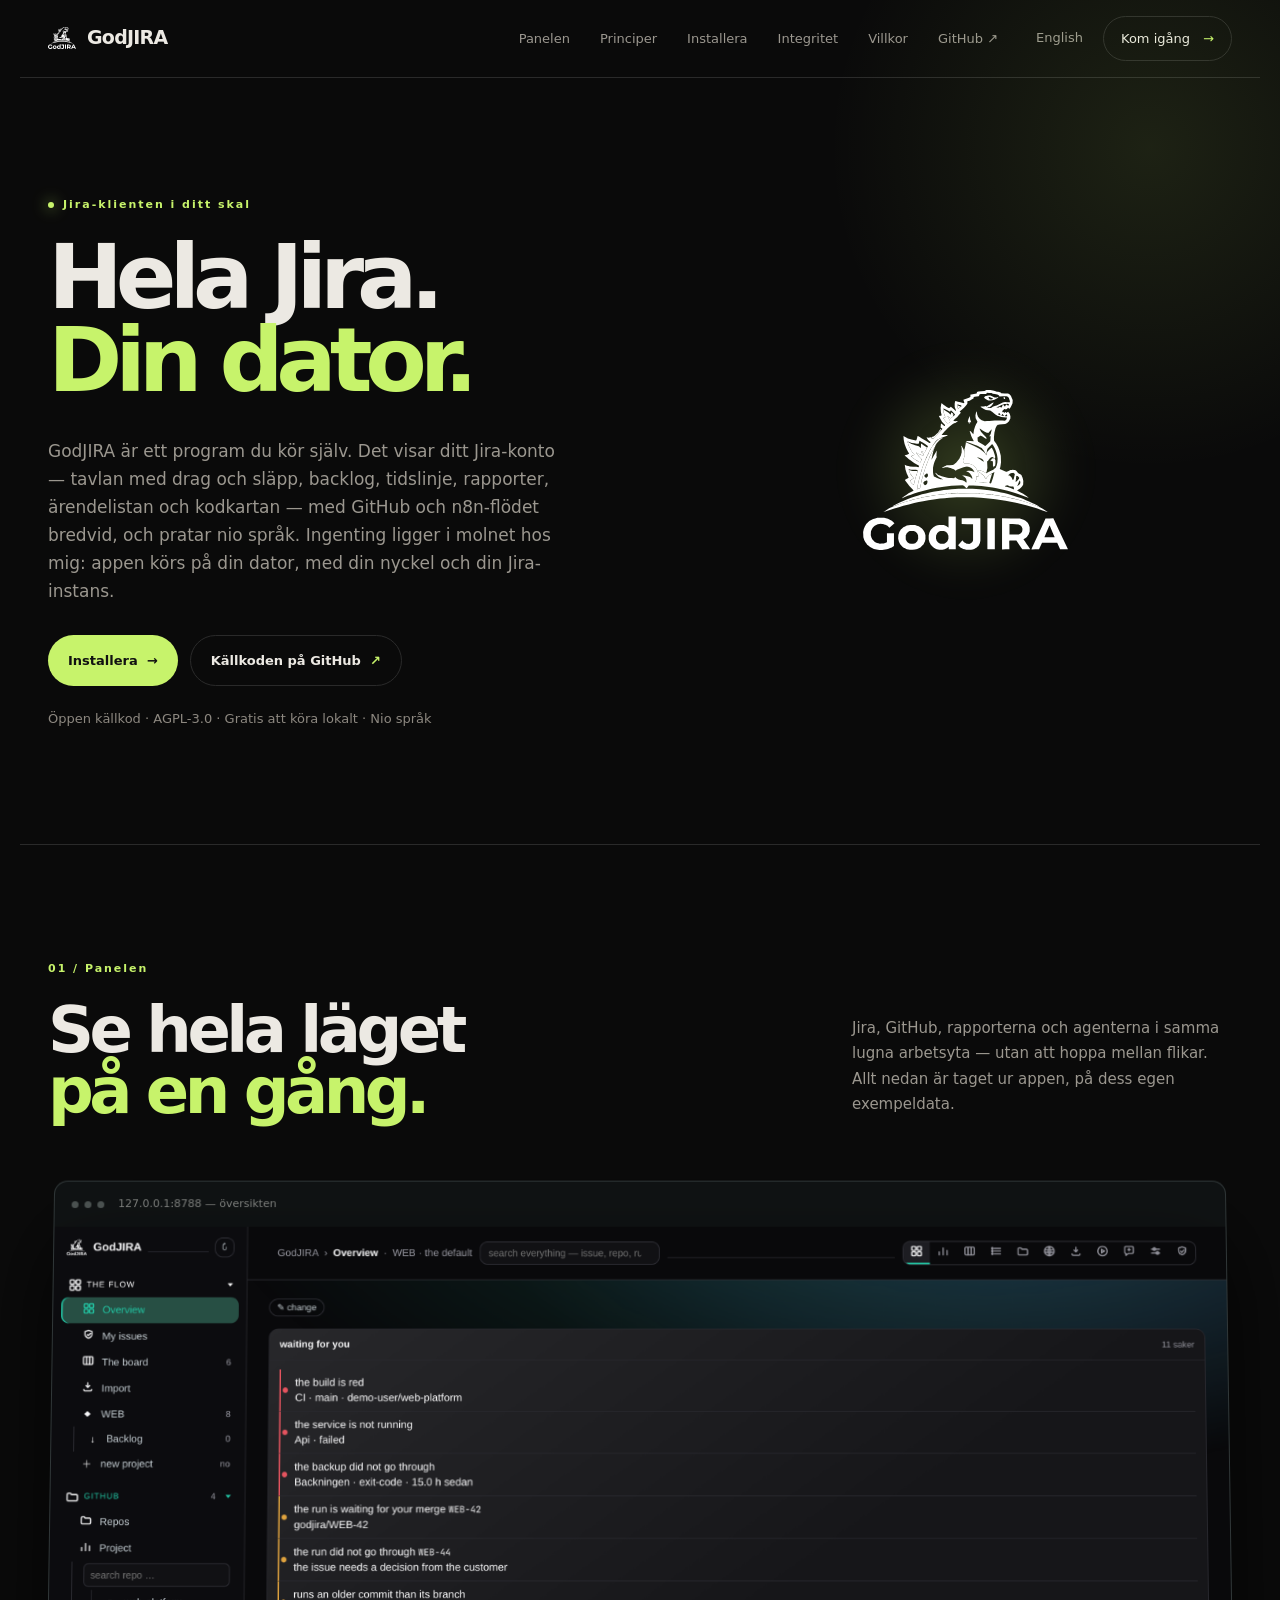
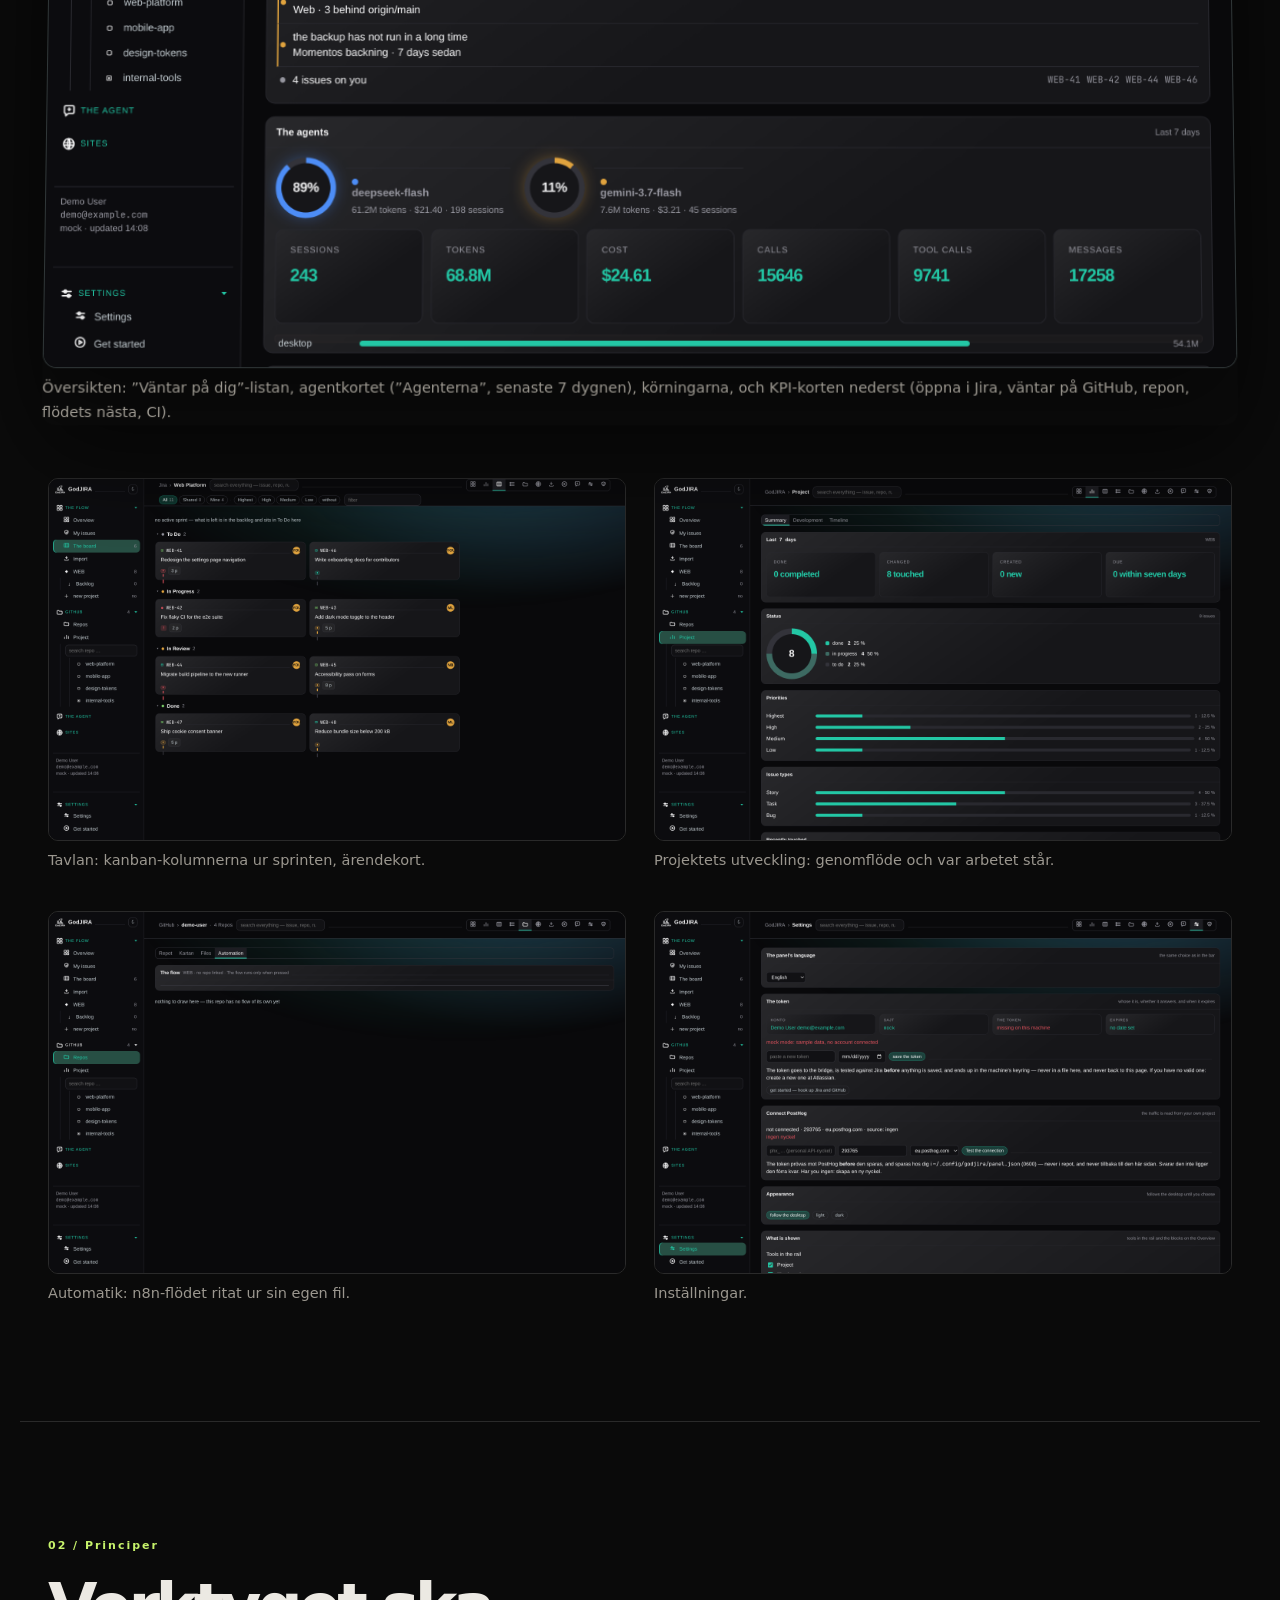
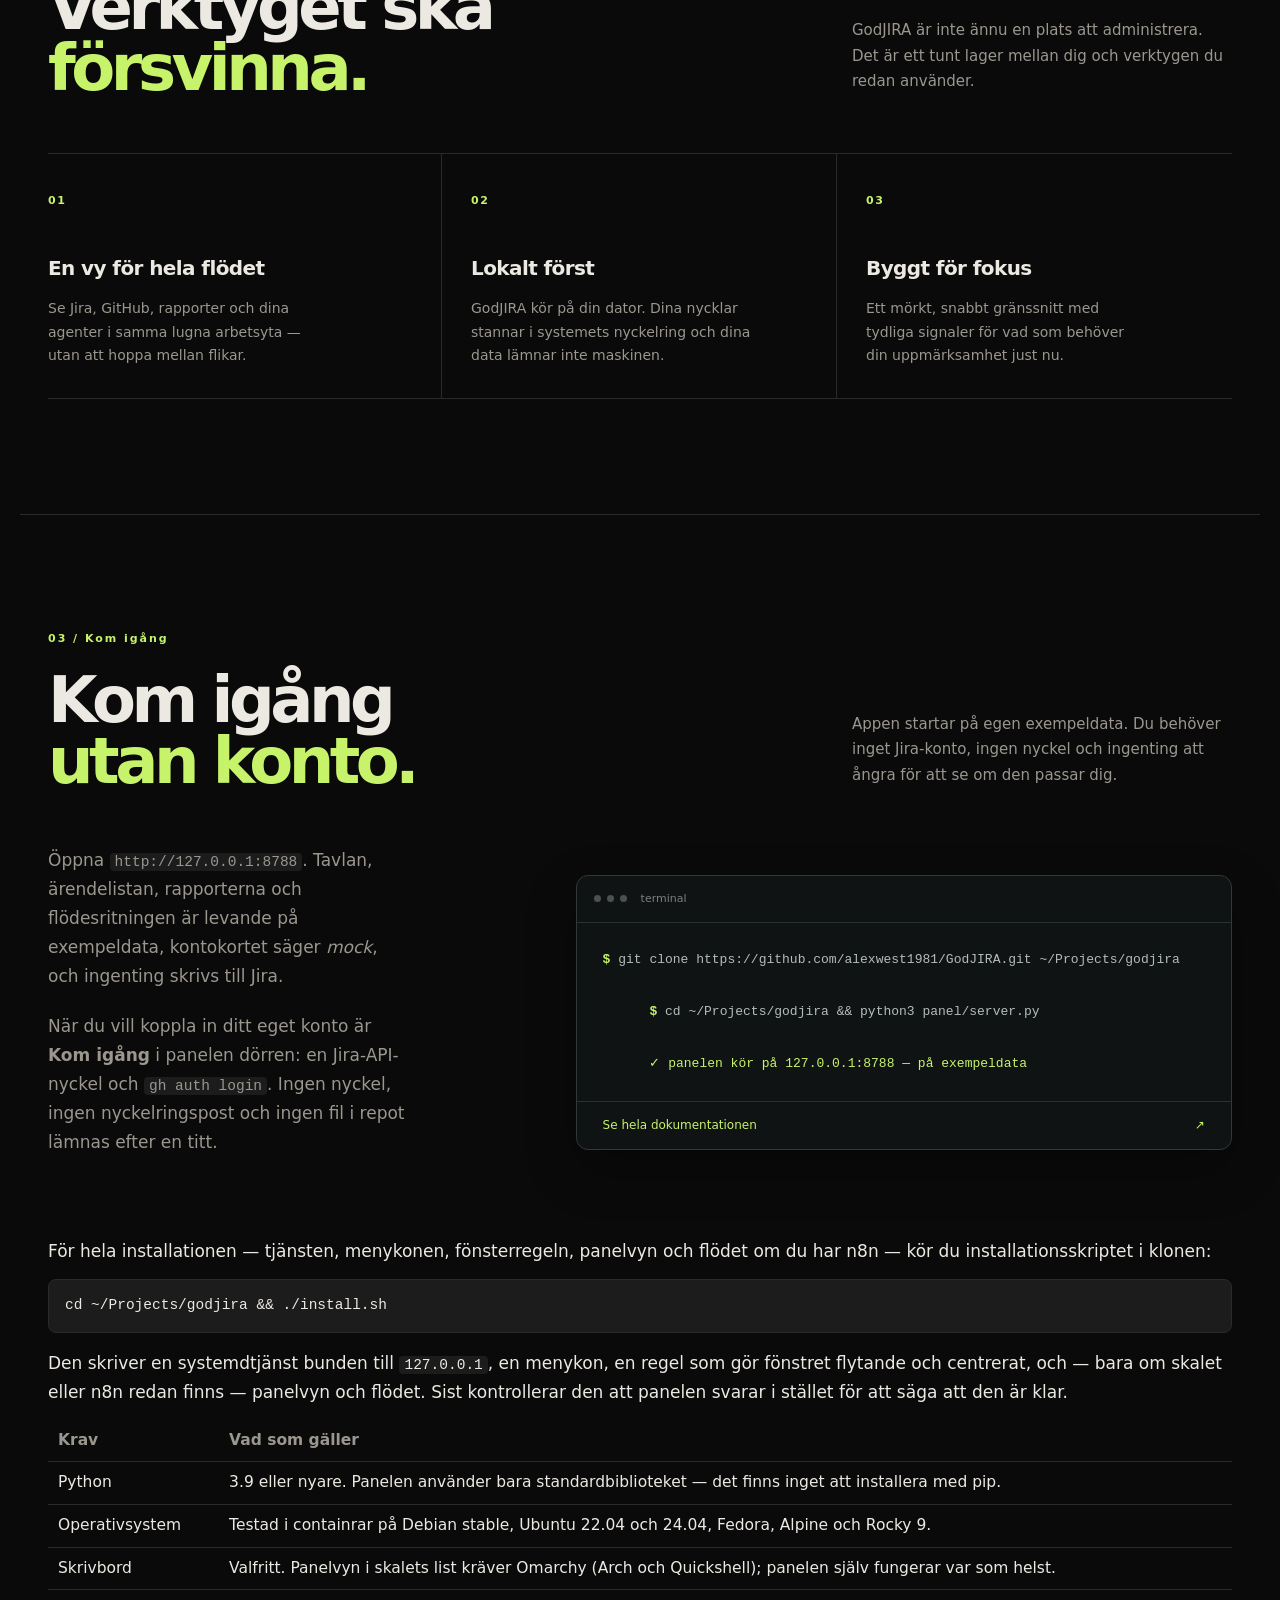
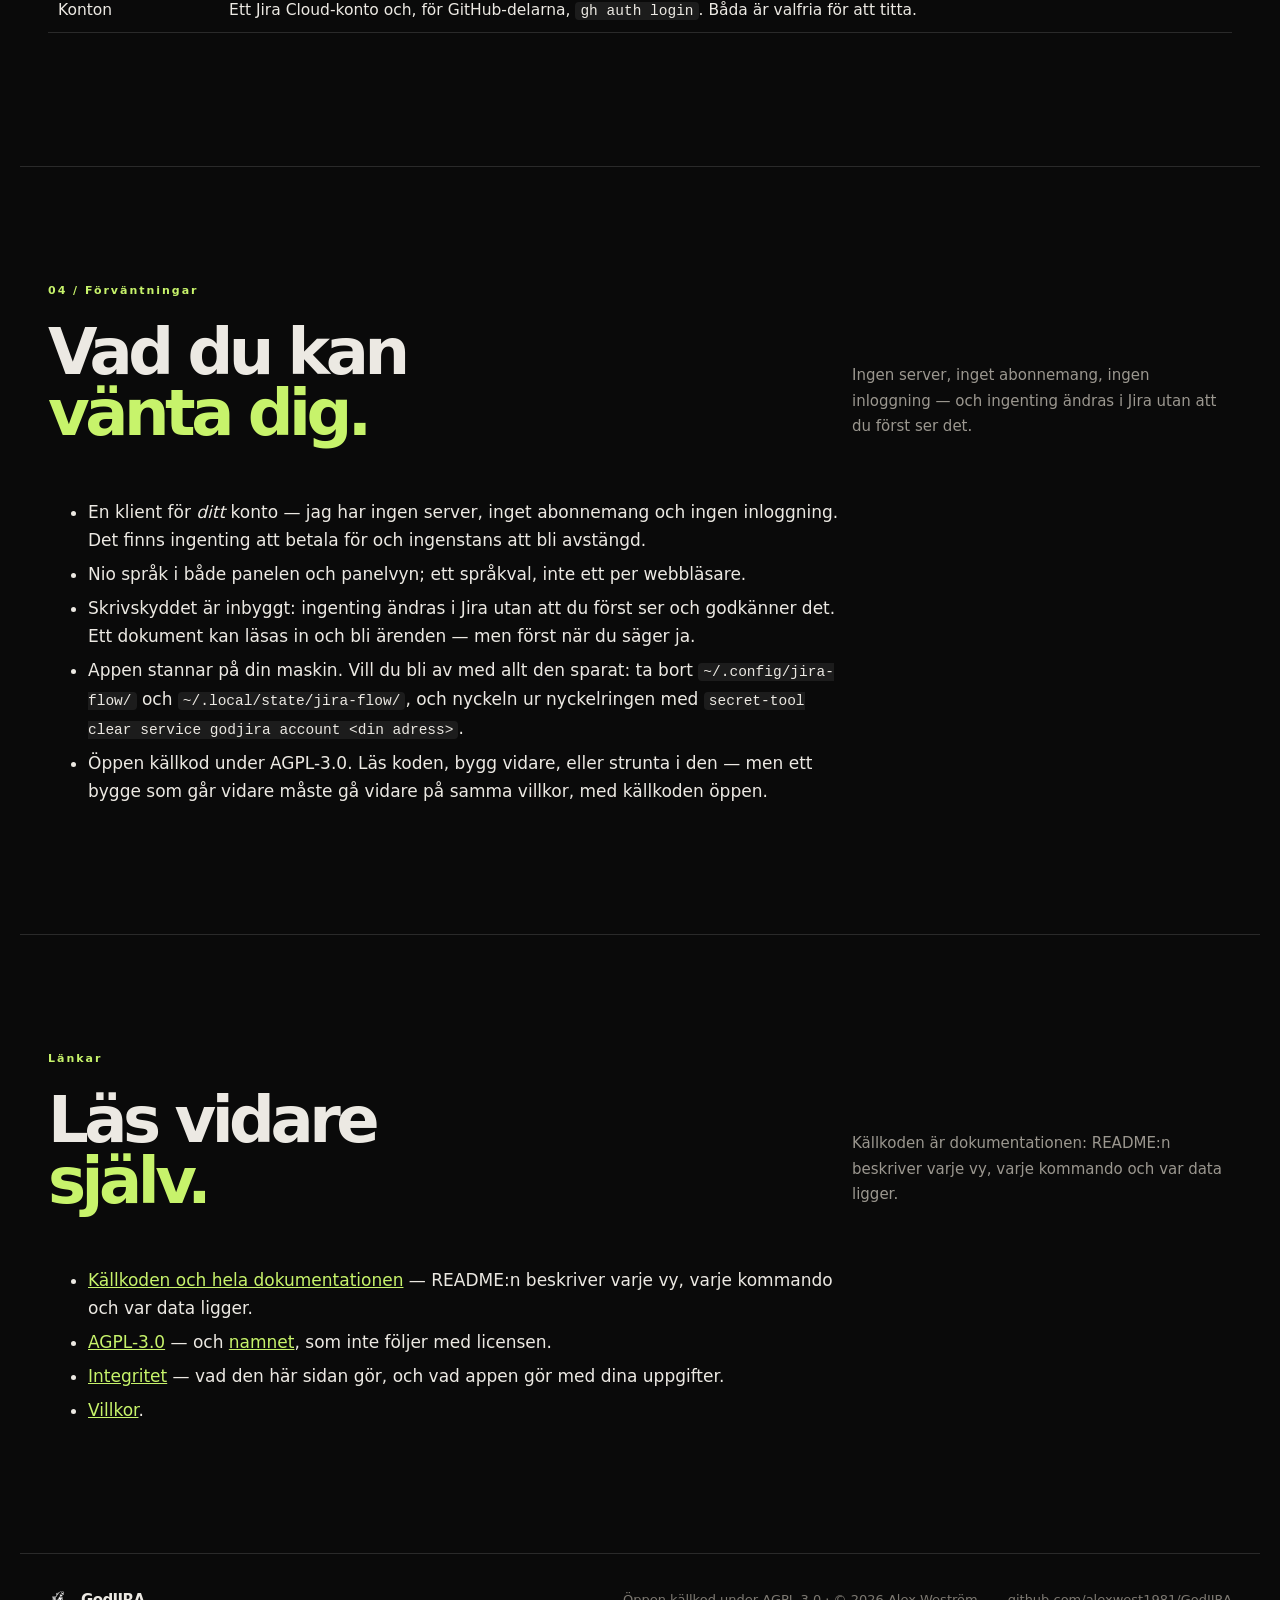
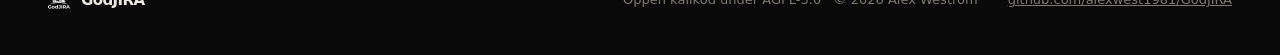
<file: web/index.html>
<!DOCTYPE html>
<html lang="sv">
<head>
<meta charset="utf-8">
<meta name="viewport" content="width=device-width, initial-scale=1">
<meta name="theme-color" content="#0a0a0a">
<title>GodJIRA — Jira-klienten i ditt skal</title>
<meta name="description" content="GodJIRA är en Jira-klient för din egen dator: tavla, backlog, tidslinje, rapporter och kodkarta, med GitHub och flödet bredvid. Öppen källkod (AGPL), inget konto, ingen tjänst.">
<link rel="stylesheet" href="stil.css">
<script>
  /* PostHog (EU) — besöksmätning, samma token som de andra sajterna (de skiljs på $host i
     PostHog) och samma läge som dem: en cookie med ett slumptal gör att två sidor hör till
     samma besök. Integritetssidan säger det rakt ut. Se skillen posthog-analytics. */
  !function(t,e){var o,n,p,r;e.__SV||(window.posthog=e,e._i=[],e.init=function(i,s,a){function g(t,e){var o=e.split(".");2==o.length&&(t=t[o[0]],e=o[1]),t[e]=function(){t.push([e].concat(Array.prototype.slice.call(arguments,0)))}}(p=t.createElement("script")).type="text/javascript",p.crossOrigin="anonymous",p.async=!0,p.src=s.api_host.replace(".i.posthog.com","-assets.i.posthog.com")+"/static/array.js",(r=t.getElementsByTagName("script")[0]).parentNode.insertBefore(p,r);var u=e;for(void 0!==a?u=e[a]=[]:a="posthog",u.people=u.people||[],Object.defineProperty(u,"toString",{configurable:!0,enumerable:!0,writable:!0,value:function(t){var e="posthog";return"posthog"!==a&&(e+="."+a),t||(e+=" (stub)"),e}}),Object.defineProperty(u.people,"toString",{configurable:!0,enumerable:!0,writable:!0,value:function(){return u.toString(1)+".people (stub)"}}),o="init capture register register_once register_for_session unregister unregister_for_session getFeatureFlag getFeatureFlagResult isFeatureEnabled reloadFeatureFlags updateEarlyAccessFeatureEnrollment getEarlyAccessFeatures on onFeatureFlags onSessionId getSurveys getActiveMatchingSurveys renderSurvey canRenderSurvey getNextSurveyStep identify setPersonProperties group resetGroups setPersonPropertiesForFlags resetPersonPropertiesForFlags setGroupPropertiesForFlags resetGroupPropertiesForFlags reset get_distinct_id getGroups get_session_id get_session_replay_url alias set_config startSessionRecording stopSessionRecording sessionRecordingStarted captureException loadToolbar get_property getSessionProperty createPersonProfile opt_in_capturing opt_out_capturing has_opted_in_capturing has_opted_out_capturing clear_opt_in_out_capturing debug".split(" "),n=0;n<o.length;n++)g(u,o[n]);e._i.push([i,s,a])},e.__SV=1)}(document,window.posthog||[]);
  posthog.init('phc_AndqvtAG43JsQWKRgJSRDu84TZvfCxoCFGH5AMY8mZcK', {
    api_host: 'https://eu.i.posthog.com',
    defaults: '2026-05-30',
    person_profiles: 'identified_only'
  })
</script>
</head>
<body>
<div class="site-shell">

<nav class="site-nav">
  <a class="brand" href="index.html"><img src="bilder/godjira.svg" alt="">GodJIRA</a>
  <div class="nav-links">
    <a href="#panelen">Panelen</a>
    <a href="#principer">Principer</a>
    <a href="#installera">Installera</a>
    <a href="integritet.html">Integritet</a>
    <a href="villkor.html">Villkor</a>
    <a href="https://github.com/alexwest1981/GodJIRA">GitHub <span>↗</span></a>
  </div>
  <a class="sprak" href="/en/index.html" hreflang="en" lang="en" data-sprak>English</a>
  <a class="nav-cta" href="#installera">Kom igång <span>→</span></a>
</nav>

<section class="hero">
  <div class="hero-copy">
    <p class="eyebrow"><span class="status-dot"></span>Jira-klienten i ditt skal</p>
    <h1>Hela Jira.<br><em>Din dator.</em></h1>
    <p class="hero-lead">GodJIRA är ett program du kör själv. Det visar ditt Jira-konto — tavlan med
    drag och släpp, backlog, tidslinje, rapporter, ärendelistan och kodkartan — med GitHub och
    n8n-flödet bredvid, och pratar nio språk. Ingenting ligger i molnet hos mig: appen körs på
    din dator, med din nyckel och din Jira-instans.</p>
    <div class="hero-actions">
      <a class="button button-primary" href="#installera">Installera <span>→</span></a>
      <a class="button button-secondary" href="https://github.com/alexwest1981/GodJIRA">Källkoden på GitHub <span>↗</span></a>
    </div>
    <p class="hero-note">Öppen källkod · AGPL-3.0 · Gratis att köra lokalt · Nio språk</p>
  </div>
  <div class="hero-mark">
    <div class="mark-glow"></div>
    <img src="bilder/godjira.svg" alt="GodJIRA logotyp">
  </div>
</section>

<section class="preview-section" id="panelen">
  <div class="section-intro">
    <div>
      <p class="eyebrow">01 / Panelen</p>
      <h2>Se hela läget<br><em>på en gång.</em></h2>
    </div>
    <p>Jira, GitHub, rapporterna och agenterna i samma lugna arbetsyta — utan att hoppa mellan
    flikar. Allt nedan är taget ur appen, på dess egen exempeldata.</p>
  </div>

  <figure class="skarm">
    <div class="skarm-bar"><span></span><span></span><span></span><small>127.0.0.1:8788 — översikten</small></div>
    <img src="bilder/oversikt.png" alt="Översikten: Väntar på dig-listan, agentkortet (Agenterna, senaste 7 dygnen), körningarna, och KPI-korten nederst (öppna i Jira, väntar på GitHub, repon, flödets nästa, CI)." width="3000" height="1880">
    <figcaption>Översikten: ”Väntar på dig”-listan, agentkortet (”Agenterna”, senaste 7 dygnen),
    körningarna, och KPI-korten nederst (öppna i Jira, väntar på GitHub, repon, flödets nästa, CI).</figcaption>
  </figure>

  <div class="bilder">
    <figure>
      <img src="bilder/tavla.png" alt="Tavlan: kanban-kolumnerna ur sprinten, ärendekort." width="3000" height="1880">
      <figcaption>Tavlan: kanban-kolumnerna ur sprinten, ärendekort.</figcaption>
    </figure>
    <figure>
      <img src="bilder/rapporter.png" alt="Projektets utveckling: genomflöde och var arbetet står." width="3000" height="1880">
      <figcaption>Projektets utveckling: genomflöde och var arbetet står.</figcaption>
    </figure>
    <figure>
      <img src="bilder/flode.png" alt="Automatik: n8n-flödet ritat ur sin egen fil." width="3000" height="1880">
      <figcaption>Automatik: n8n-flödet ritat ur sin egen fil.</figcaption>
    </figure>
    <figure>
      <img src="bilder/installningar.png" alt="Inställningar." width="3000" height="1880">
      <figcaption>Inställningar.</figcaption>
    </figure>
  </div>
</section>

<section class="features-section" id="principer">
  <div class="section-intro compact">
    <div>
      <p class="eyebrow">02 / Principer</p>
      <h2>Verktyget ska<br><em>försvinna.</em></h2>
    </div>
    <p>GodJIRA är inte ännu en plats att administrera. Det är ett tunt lager mellan dig och
    verktygen du redan använder.</p>
  </div>

  <div class="feature-grid">
    <article class="feature">
      <span>01</span>
      <h3>En vy för hela flödet</h3>
      <p>Se Jira, GitHub, rapporter och dina agenter i samma lugna arbetsyta — utan att hoppa
      mellan flikar.</p>
    </article>
    <article class="feature">
      <span>02</span>
      <h3>Lokalt först</h3>
      <p>GodJIRA kör på din dator. Dina nycklar stannar i systemets nyckelring och dina data
      lämnar inte maskinen.</p>
    </article>
    <article class="feature">
      <span>03</span>
      <h3>Byggt för fokus</h3>
      <p>Ett mörkt, snabbt gränssnitt med tydliga signaler för vad som behöver din
      uppmärksamhet just nu.</p>
    </article>
  </div>

</section>

<section class="install-section" id="installera">
  <div class="section-intro compact">
    <div>
      <p class="eyebrow">03 / Kom igång</p>
      <h2>Kom igång<br><em>utan konto.</em></h2>
    </div>
    <p>Appen startar på egen exempeldata. Du behöver inget Jira-konto, ingen nyckel och
    ingenting att ångra för att se om den passar dig.</p>
  </div>

  <div class="install-panel">
    <div>
      <p>Öppna <code>http://127.0.0.1:8788</code>. Tavlan, ärendelistan, rapporterna och
      flödesritningen är levande på exempeldata, kontokortet säger <em>mock</em>, och ingenting
      skrivs till Jira.</p>
      <p>När du vill koppla in ditt eget konto är <strong>Kom igång</strong> i panelen dörren:
      en Jira-API-nyckel och <code>gh auth login</code>. Ingen nyckel, ingen nyckelringspost och
      ingen fil i repot lämnas efter en titt.</p>
    </div>
    <div class="terminal">
      <div class="terminal-bar"><span></span><span></span><span></span><small>terminal</small></div>
      <code><b>$</b> git clone https://github.com/alexwest1981/GodJIRA.git ~/Projects/godjira<br>
      <b>$</b> cd ~/Projects/godjira &amp;&amp; python3 panel/server.py<br>
      <i>✓ panelen kör på 127.0.0.1:8788 — på exempeldata</i></code>
      <a href="https://github.com/alexwest1981/GodJIRA">Se hela dokumentationen <span>↗</span></a>
    </div>
  </div>

  <p>För hela installationen — tjänsten, menykonen, fönsterregeln, panelvyn och flödet om du har
  n8n — kör du installationsskriptet i klonen:</p>
  <pre><code>cd ~/Projects/godjira &amp;&amp; ./install.sh</code></pre>
  <p>Den skriver en systemdtjänst bunden till <code>127.0.0.1</code>, en menykon, en regel som
  gör fönstret flytande och centrerat, och — bara om skalet eller n8n redan finns — panelvyn och
  flödet. Sist kontrollerar den att panelen svarar i stället för att säga att den är klar.</p>

  <table class="tabell">
    <tr><th>Krav</th><th>Vad som gäller</th></tr>
    <tr><td>Python</td><td>3.9 eller nyare. Panelen använder bara standardbiblioteket — det finns inget att installera med pip.</td></tr>
    <tr><td>Operativsystem</td><td>Testad i containrar på Debian stable, Ubuntu 22.04 och 24.04, Fedora, Alpine och Rocky 9.</td></tr>
    <tr><td>Skrivbord</td><td>Valfritt. Panelvyn i skalets list kräver Omarchy (Arch och Quickshell); panelen själv fungerar var som helst.</td></tr>
    <tr><td>Konton</td><td>Ett Jira Cloud-konto och, för GitHub-delarna, <code>gh auth login</code>. Båda är valfria för att titta.</td></tr>
  </table>
</section>

<section class="preview-section">
  <div class="section-intro compact">
    <div>
      <p class="eyebrow">04 / Förväntningar</p>
      <h2>Vad du kan<br><em>vänta dig.</em></h2>
    </div>
    <p>Ingen server, inget abonnemang, ingen inloggning — och ingenting ändras i Jira utan att du
    först ser det.</p>
  </div>

  <ul class="lista">
    <li>En klient för <em>ditt</em> konto — jag har ingen server, inget abonnemang och ingen
        inloggning. Det finns ingenting att betala för och ingenstans att bli avstängd.</li>
    <li>Nio språk i både panelen och panelvyn; ett språkval, inte ett per webbläsare.</li>
    <li>Skrivskyddet är inbyggt: ingenting ändras i Jira utan att du först ser och godkänner
        det. Ett dokument kan läsas in och bli ärenden — men först när du säger ja.</li>
    <li>Appen stannar på din maskin. Vill du bli av med allt den sparat: ta bort
        <code>~/.config/jira-flow/</code> och <code>~/.local/state/jira-flow/</code>, och
        nyckeln ur nyckelringen med <code>secret-tool clear service godjira account &lt;din adress&gt;</code>.</li>
    <li>Öppen källkod under AGPL-3.0. Läs koden, bygg vidare, eller strunta i den — men ett
        bygge som går vidare måste gå vidare på samma villkor, med källkoden öppen.</li>
  </ul>
</section>

<section class="features-section">
  <div class="section-intro compact">
    <div>
      <p class="eyebrow">Länkar</p>
      <h2>Läs vidare<br><em>själv.</em></h2>
    </div>
    <p>Källkoden är dokumentationen: README:n beskriver varje vy, varje kommando och var data
    ligger.</p>
  </div>

  <ul class="lista">
    <li><a href="https://github.com/alexwest1981/GodJIRA">Källkoden och hela dokumentationen</a> —
        README:n beskriver varje vy, varje kommando och var data ligger.</li>
    <li><a href="https://github.com/alexwest1981/GodJIRA/blob/main/LICENSE">AGPL-3.0</a> — och
        <a href="villkor.html#namnet">namnet</a>, som inte följer med licensen.</li>
    <li><a href="integritet.html">Integritet</a> — vad den här sidan gör, och vad appen gör med dina uppgifter.</li>
    <li><a href="villkor.html">Villkor</a>.</li>
  </ul>
</section>

<footer class="site-footer">
  <a class="brand" href="index.html"><img src="bilder/godjira.svg" alt="">GodJIRA</a>
  <p>Öppen källkod under AGPL-3.0 · © 2026 Alex Weström</p>
  <span><a href="https://github.com/alexwest1981/GodJIRA">github.com/alexwest1981/GodJIRA</a></span>
</footer>

</div>
</body>
</html>
</file>
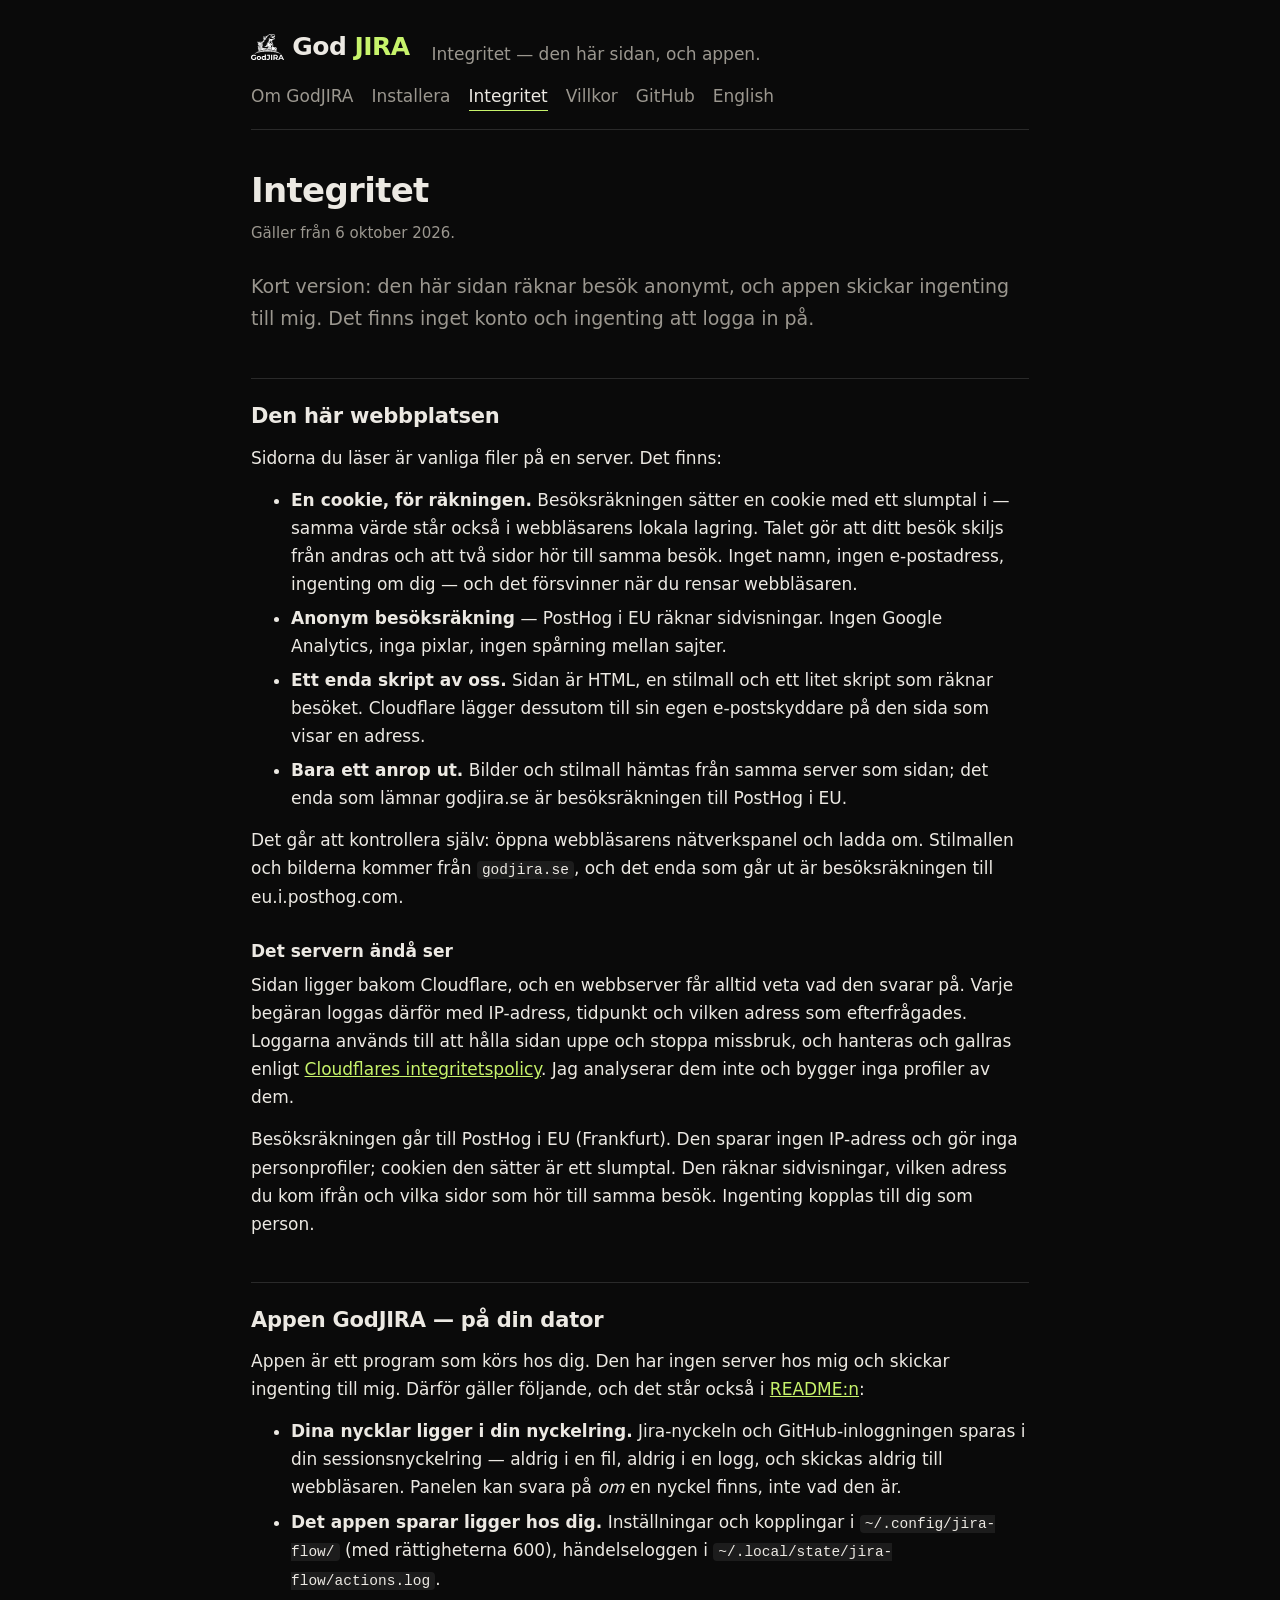
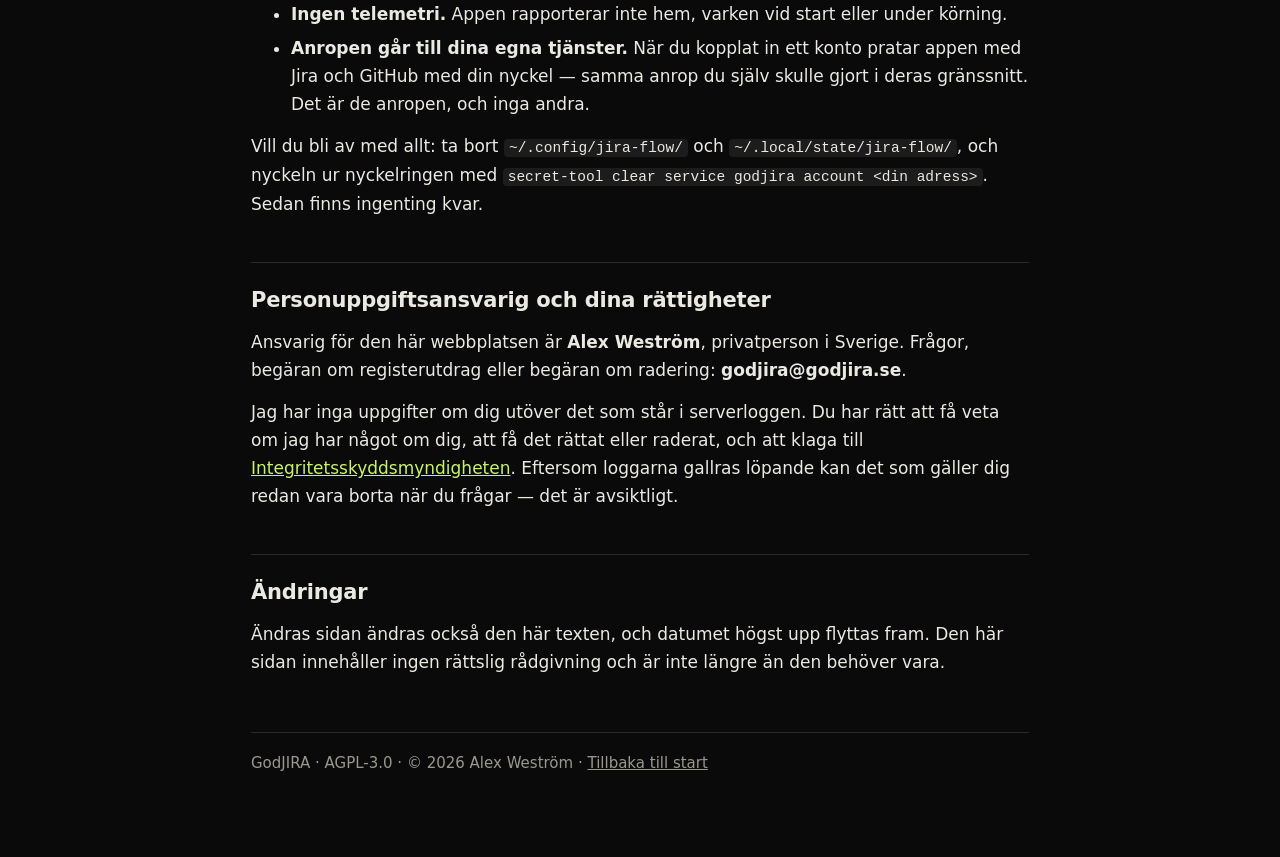
<file: web/integritet.html>
<!DOCTYPE html>
<html lang="sv">
<head>
<meta charset="utf-8">
<meta name="viewport" content="width=device-width, initial-scale=1">
<title>Integritet — GodJIRA</title>
<meta name="description" content="Vad godjira.se gör med dina uppgifter, och vad appen GodJIRA gör med dem på din egen dator.">
<link rel="stylesheet" href="stil.css">
<script>
  /* PostHog (EU) — besöksmätning, samma token som de andra sajterna (de skiljs på $host i
     PostHog) och samma läge som dem: en cookie med ett slumptal gör att två sidor hör till
     samma besök. Integritetssidan säger det rakt ut. Se skillen posthog-analytics. */
  !function(t,e){var o,n,p,r;e.__SV||(window.posthog=e,e._i=[],e.init=function(i,s,a){function g(t,e){var o=e.split(".");2==o.length&&(t=t[o[0]],e=o[1]),t[e]=function(){t.push([e].concat(Array.prototype.slice.call(arguments,0)))}}(p=t.createElement("script")).type="text/javascript",p.crossOrigin="anonymous",p.async=!0,p.src=s.api_host.replace(".i.posthog.com","-assets.i.posthog.com")+"/static/array.js",(r=t.getElementsByTagName("script")[0]).parentNode.insertBefore(p,r);var u=e;for(void 0!==a?u=e[a]=[]:a="posthog",u.people=u.people||[],Object.defineProperty(u,"toString",{configurable:!0,enumerable:!0,writable:!0,value:function(t){var e="posthog";return"posthog"!==a&&(e+="."+a),t||(e+=" (stub)"),e}}),Object.defineProperty(u.people,"toString",{configurable:!0,enumerable:!0,writable:!0,value:function(){return u.toString(1)+".people (stub)"}}),o="init capture register register_once register_for_session unregister unregister_for_session getFeatureFlag getFeatureFlagResult isFeatureEnabled reloadFeatureFlags updateEarlyAccessFeatureEnrollment getEarlyAccessFeatures on onFeatureFlags onSessionId getSurveys getActiveMatchingSurveys renderSurvey canRenderSurvey getNextSurveyStep identify setPersonProperties group resetGroups setPersonPropertiesForFlags resetPersonPropertiesForFlags setGroupPropertiesForFlags resetGroupPropertiesForFlags reset get_distinct_id getGroups get_session_id get_session_replay_url alias set_config startSessionRecording stopSessionRecording sessionRecordingStarted captureException loadToolbar get_property getSessionProperty createPersonProfile opt_in_capturing opt_out_capturing has_opted_in_capturing has_opted_out_capturing clear_opt_in_out_capturing debug".split(" "),n=0;n<o.length;n++)g(u,o[n]);e._i.push([i,s,a])},e.__SV=1)}(document,window.posthog||[]);
  posthog.init('phc_AndqvtAG43JsQWKRgJSRDu84TZvfCxoCFGH5AMY8mZcK', {
    api_host: 'https://eu.i.posthog.com',
    defaults: '2026-05-30',
    person_profiles: 'identified_only'
  })
</script>
</head>
<body>
<div class="sida">

<header>
  <div class="rad">
    <span class="marke"><img src="bilder/godjira.svg" alt="GodJIRA logotyp" class="logo">God<b>JIRA</b></span>
    <p>Integritet — den här sidan, och appen.</p>
  </div>
  <nav>
    <a href="index.html">Om GodJIRA</a>
    <a href="index.html#installera">Installera</a>
    <a href="integritet.html" aria-current="page">Integritet</a>
    <a href="villkor.html">Villkor</a>
    <a href="https://github.com/alexwest1981/GodJIRA">GitHub</a>
    <a class="sprak" href="/en/integritet.html" hreflang="en" lang="en" data-sprak>English</a>
  </nav>
</header>

<h1>Integritet</h1>
<p class="datum">Gäller från 6 oktober 2026.</p>

<p class="ingress">Kort version: den här sidan räknar besök anonymt, och appen skickar
ingenting till mig. Det finns inget konto och ingenting att logga in på.</p>

<h2>Den här webbplatsen</h2>
<p>Sidorna du läser är vanliga filer på en server. Det finns:</p>
<ul>
  <li><strong>En cookie, för räkningen.</strong> Besöksräkningen sätter en cookie med ett
      slumptal i — samma värde står också i webbläsarens lokala lagring. Talet gör att ditt
      besök skiljs från andras och att två sidor hör till samma besök. Inget namn, ingen
      e-postadress, ingenting om dig — och det försvinner när du rensar webbläsaren.</li>
  <li><strong>Anonym besöksräkning</strong> — PostHog i EU räknar sidvisningar. Ingen Google
      Analytics, inga pixlar, ingen spårning mellan sajter.</li>
  <li><strong>Ett enda skript av oss.</strong> Sidan är HTML, en stilmall och ett litet skript
      som räknar besöket. Cloudflare lägger dessutom till sin egen e-postskyddare på den sida
      som visar en adress.</li>
  <li><strong>Bara ett anrop ut.</strong> Bilder och stilmall hämtas från samma server som
      sidan; det enda som lämnar godjira.se är besöksräkningen till PostHog i EU.</li>
</ul>
<p>Det går att kontrollera själv: öppna webbläsarens nätverkspanel och ladda om. Stilmallen och
bilderna kommer från <code>godjira.se</code>, och det enda som går ut är besöksräkningen till
eu.i.posthog.com.</p>

<h3>Det servern ändå ser</h3>
<p>Sidan ligger bakom Cloudflare, och en webbserver får alltid veta vad den svarar på. Varje
begäran loggas därför med IP-adress, tidpunkt och vilken adress som efterfrågades. Loggarna
används till att hålla sidan uppe och stoppa missbruk, och hanteras och gallras enligt
<a href="https://www.cloudflare.com/privacypolicy/">Cloudflares integritetspolicy</a>. Jag
analyserar dem inte och bygger inga profiler av dem.</p>

<p>Besöksräkningen går till PostHog i EU (Frankfurt). Den sparar ingen IP-adress och gör inga
personprofiler; cookien den sätter är ett slumptal. Den räknar sidvisningar, vilken adress du
kom ifrån och vilka sidor som hör till samma besök. Ingenting kopplas till dig som person.</p>

<h2>Appen GodJIRA — på din dator</h2>
<p>Appen är ett program som körs hos dig. Den har ingen server hos mig och skickar ingenting
till mig. Därför gäller följande, och det står också i
<a href="https://github.com/alexwest1981/GodJIRA">README:n</a>:</p>
<ul>
  <li><strong>Dina nycklar ligger i din nyckelring.</strong> Jira-nyckeln och GitHub-inloggningen
      sparas i din sessionsnyckelring — aldrig i en fil, aldrig i en logg, och skickas aldrig
      till webbläsaren. Panelen kan svara på <em>om</em> en nyckel finns, inte vad den är.</li>
  <li><strong>Det appen sparar ligger hos dig.</strong> Inställningar och kopplingar i
      <code>~/.config/jira-flow/</code> (med rättigheterna 600), händelseloggen i
      <code>~/.local/state/jira-flow/actions.log</code>.</li>
  <li><strong>Ingen telemetri.</strong> Appen rapporterar inte hem, varken vid start eller
      under körning.</li>
  <li><strong>Anropen går till dina egna tjänster.</strong> När du kopplat in ett konto pratar
      appen med Jira och GitHub med din nyckel — samma anrop du själv skulle gjort i deras
      gränssnitt. Det är de anropen, och inga andra.</li>
</ul>
<p>Vill du bli av med allt: ta bort <code>~/.config/jira-flow/</code> och
<code>~/.local/state/jira-flow/</code>, och nyckeln ur nyckelringen med
<code>secret-tool clear service godjira account &lt;din adress&gt;</code>. Sedan finns
ingenting kvar.</p>

<h2>Personuppgiftsansvarig och dina rättigheter</h2>
<p>Ansvarig för den här webbplatsen är <strong>Alex Weström</strong>, privatperson i Sverige.
Frågor, begäran om registerutdrag eller begäran om radering:
<strong>godjira@godjira.se</strong>.</p>
<p>Jag har inga uppgifter om dig utöver det som står i serverloggen. Du har rätt att få veta om
jag har något om dig, att få det rättat eller raderat, och att klaga till
<a href="https://www.imy.se/">Integritetsskyddsmyndigheten</a>. Eftersom loggarna gallras
löpande kan det som gäller dig redan vara borta när du frågar — det är avsiktligt.</p>

<h2>Ändringar</h2>
<p>Ändras sidan ändras också den här texten, och datumet högst upp flyttas fram. Den här sidan
innehåller ingen rättslig rådgivning och är inte längre än den behöver vara.</p>

<footer>
  <p>GodJIRA · AGPL-3.0 · © 2026 Alex Weström · <a href="index.html">Tillbaka till start</a></p>
</footer>

</div>
</body>
</html>
</file>
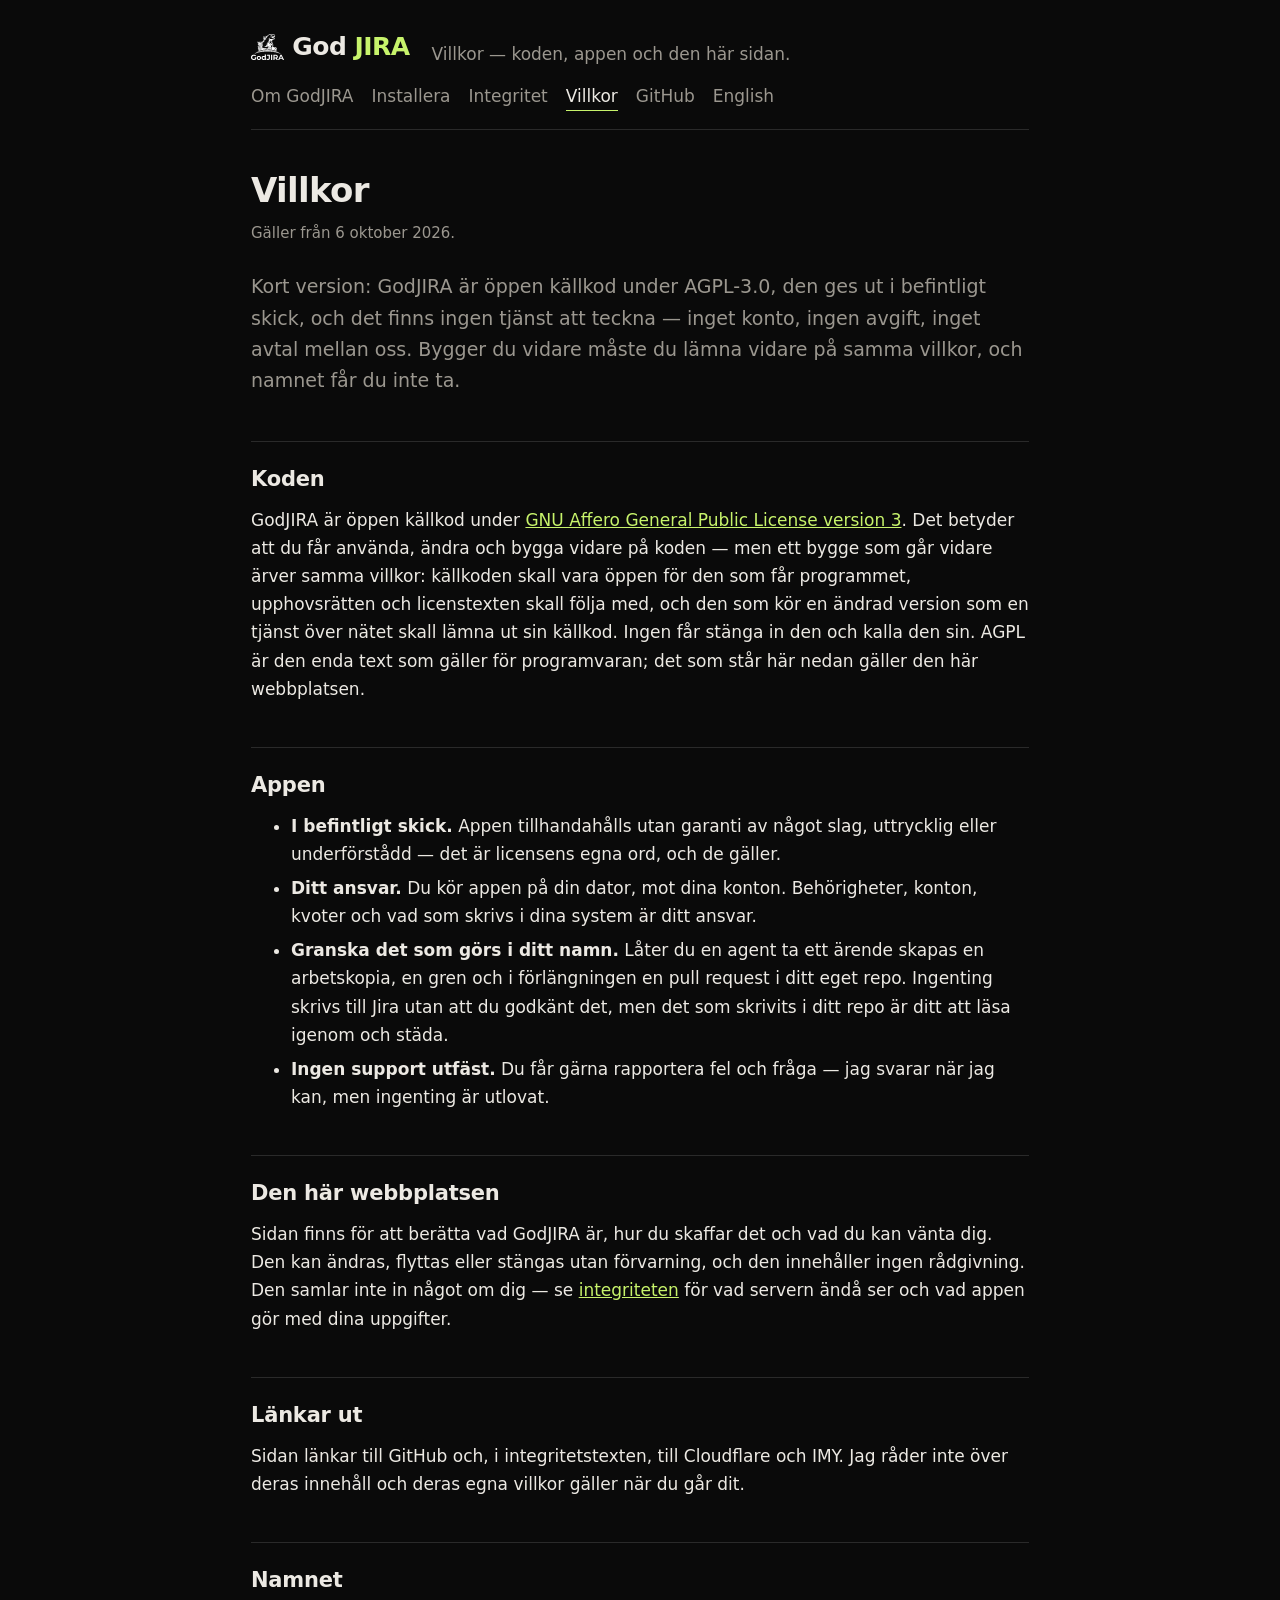
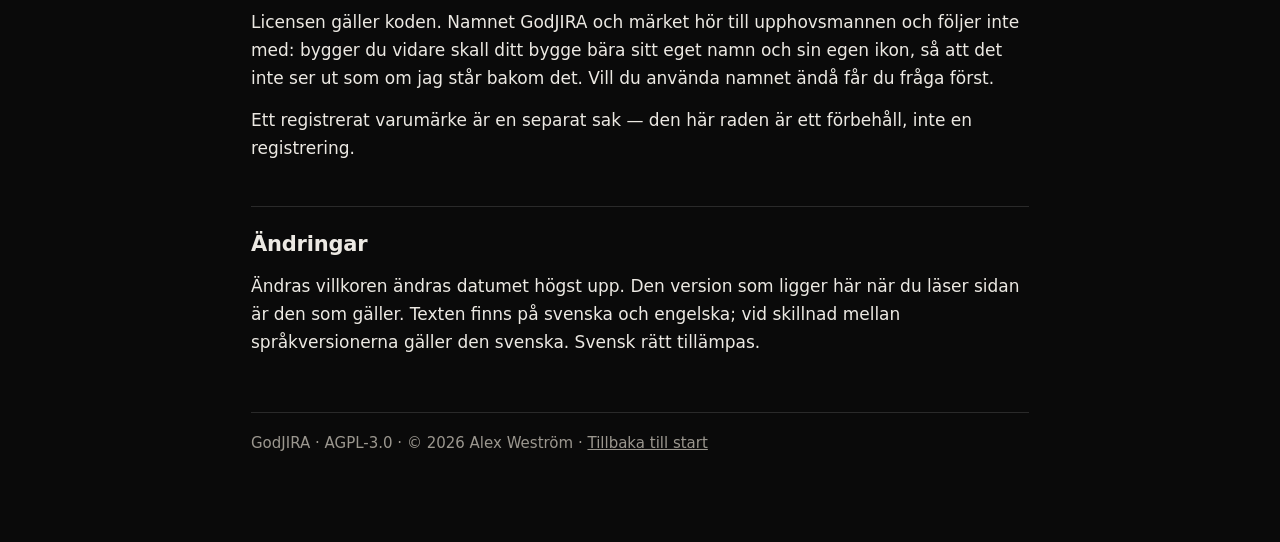
<file: web/villkor.html>
<!DOCTYPE html>
<html lang="sv">
<head>
<meta charset="utf-8">
<meta name="viewport" content="width=device-width, initial-scale=1">
<title>Villkor — GodJIRA</title>
<meta name="description" content="Villkoren för godjira.se och för appen GodJIRA: AGPL-3.0, i befintligt skick, inget konto och ingen tjänst.">
<link rel="stylesheet" href="stil.css">
<script>
  /* PostHog (EU) — besöksmätning, samma token som de andra sajterna (de skiljs på $host i
     PostHog) och samma läge som dem: en cookie med ett slumptal gör att två sidor hör till
     samma besök. Integritetssidan säger det rakt ut. Se skillen posthog-analytics. */
  !function(t,e){var o,n,p,r;e.__SV||(window.posthog=e,e._i=[],e.init=function(i,s,a){function g(t,e){var o=e.split(".");2==o.length&&(t=t[o[0]],e=o[1]),t[e]=function(){t.push([e].concat(Array.prototype.slice.call(arguments,0)))}}(p=t.createElement("script")).type="text/javascript",p.crossOrigin="anonymous",p.async=!0,p.src=s.api_host.replace(".i.posthog.com","-assets.i.posthog.com")+"/static/array.js",(r=t.getElementsByTagName("script")[0]).parentNode.insertBefore(p,r);var u=e;for(void 0!==a?u=e[a]=[]:a="posthog",u.people=u.people||[],Object.defineProperty(u,"toString",{configurable:!0,enumerable:!0,writable:!0,value:function(t){var e="posthog";return"posthog"!==a&&(e+="."+a),t||(e+=" (stub)"),e}}),Object.defineProperty(u.people,"toString",{configurable:!0,enumerable:!0,writable:!0,value:function(){return u.toString(1)+".people (stub)"}}),o="init capture register register_once register_for_session unregister unregister_for_session getFeatureFlag getFeatureFlagResult isFeatureEnabled reloadFeatureFlags updateEarlyAccessFeatureEnrollment getEarlyAccessFeatures on onFeatureFlags onSessionId getSurveys getActiveMatchingSurveys renderSurvey canRenderSurvey getNextSurveyStep identify setPersonProperties group resetGroups setPersonPropertiesForFlags resetPersonPropertiesForFlags setGroupPropertiesForFlags resetGroupPropertiesForFlags reset get_distinct_id getGroups get_session_id get_session_replay_url alias set_config startSessionRecording stopSessionRecording sessionRecordingStarted captureException loadToolbar get_property getSessionProperty createPersonProfile opt_in_capturing opt_out_capturing has_opted_in_capturing has_opted_out_capturing clear_opt_in_out_capturing debug".split(" "),n=0;n<o.length;n++)g(u,o[n]);e._i.push([i,s,a])},e.__SV=1)}(document,window.posthog||[]);
  posthog.init('phc_AndqvtAG43JsQWKRgJSRDu84TZvfCxoCFGH5AMY8mZcK', {
    api_host: 'https://eu.i.posthog.com',
    defaults: '2026-05-30',
    person_profiles: 'identified_only'
  })
</script>
</head>
<body>
<div class="sida">

<header>
  <div class="rad">
    <span class="marke"><img src="bilder/godjira.svg" alt="GodJIRA logotyp" class="logo">God<b>JIRA</b></span>
    <p>Villkor — koden, appen och den här sidan.</p>
  </div>
  <nav>
    <a href="index.html">Om GodJIRA</a>
    <a href="index.html#installera">Installera</a>
    <a href="integritet.html">Integritet</a>
    <a href="villkor.html" aria-current="page">Villkor</a>
    <a href="https://github.com/alexwest1981/GodJIRA">GitHub</a>
    <a class="sprak" href="/en/villkor.html" hreflang="en" lang="en" data-sprak>English</a>
  </nav>
</header>

<h1>Villkor</h1>
<p class="datum">Gäller från 6 oktober 2026.</p>

<p class="ingress">Kort version: GodJIRA är öppen källkod under AGPL-3.0, den ges ut i
befintligt skick, och det finns ingen tjänst att teckna — inget konto, ingen avgift, inget
avtal mellan oss. Bygger du vidare måste du lämna vidare på samma villkor, och namnet får
du inte ta.</p>

<h2>Koden</h2>
<p>GodJIRA är öppen källkod under
<a href="https://github.com/alexwest1981/GodJIRA/blob/main/LICENSE">GNU Affero General Public
License version 3</a>. Det betyder att du får använda, ändra och bygga vidare på koden — men
ett bygge som går vidare ärver samma villkor: källkoden skall vara öppen för den som får
programmet, upphovsrätten och licenstexten skall följa med, och den som kör en ändrad version
som en tjänst över nätet skall lämna ut sin källkod. Ingen får stänga in den och kalla den sin.
AGPL är den enda text som gäller för programvaran; det som står här nedan gäller den här
webbplatsen.</p>

<h2>Appen</h2>
<ul>
  <li><strong>I befintligt skick.</strong> Appen tillhandahålls utan garanti av något slag,
      uttrycklig eller underförstådd — det är licensens egna ord, och de gäller.</li>
  <li><strong>Ditt ansvar.</strong> Du kör appen på din dator, mot dina konton. Behörigheter,
      konton, kvoter och vad som skrivs i dina system är ditt ansvar.</li>
  <li><strong>Granska det som görs i ditt namn.</strong> Låter du en agent ta ett ärende skapas
      en arbetskopia, en gren och i förlängningen en pull request i ditt eget repo. Ingenting
      skrivs till Jira utan att du godkänt det, men det som skrivits i ditt repo är ditt att
      läsa igenom och städa.</li>
  <li><strong>Ingen support utfäst.</strong> Du får gärna rapportera fel och fråga — jag svarar
      när jag kan, men ingenting är utlovat.</li>
</ul>

<h2>Den här webbplatsen</h2>
<p>Sidan finns för att berätta vad GodJIRA är, hur du skaffar det och vad du kan vänta dig.
Den kan ändras, flyttas eller stängas utan förvarning, och den innehåller ingen rådgivning.
Den samlar inte in något om dig — se <a href="integritet.html">integriteten</a> för vad servern
ändå ser och vad appen gör med dina uppgifter.</p>

<h2>Länkar ut</h2>
<p>Sidan länkar till GitHub och, i integritetstexten, till Cloudflare och IMY. Jag råder inte
över deras innehåll och deras egna villkor gäller när du går dit.</p>

<h2 id="namnet">Namnet</h2>
<p>Licensen gäller koden. Namnet GodJIRA och märket hör till upphovsmannen och följer inte
med: bygger du vidare skall ditt bygge bära sitt eget namn och sin egen ikon, så att det inte
ser ut som om jag står bakom det. Vill du använda namnet ändå får du fråga först.</p>
<p>Ett registrerat varumärke är en separat sak — den här raden är ett förbehåll, inte en
registrering.</p>

<h2>Ändringar</h2>
<p>Ändras villkoren ändras datumet högst upp. Den version som ligger här när du läser sidan är
den som gäller. Texten finns på svenska och engelska; vid skillnad mellan språkversionerna
gäller den svenska. Svensk rätt tillämpas.</p>

<footer>
  <p>GodJIRA · AGPL-3.0 · © 2026 Alex Weström · <a href="index.html">Tillbaka till start</a></p>
</footer>

</div>
</body>
</html>
</file>
<file: web/stil.css>
/* GodJIRA — sidans enda stilmall. Vit text på svart botten. */
:root {
  --botten: #0a0a0a;
  --text: #ece9e3;
  --dov: #9b978f;
  --linje: #2a2a2a;
  --kort: #141414;
  --accent: #c7f36b;
  --kod: #1c1c1c;
}

* { box-sizing: border-box; }
body {
  margin: 0;
  background: var(--botten);
  color: var(--text);
  font: 17px/1.65 ui-sans-serif, system-ui, -apple-system, "Segoe UI", Roboto, sans-serif;
  -webkit-text-size-adjust: 100%;
}
.sida { max-width: 76ch; margin: 0 auto; padding: 0 22px 72px; }

header { border-bottom: 1px solid var(--linje); padding: 26px 0 18px; margin-bottom: 40px; }
header .rad { display: flex; flex-wrap: wrap; align-items: baseline; gap: 6px 22px; }
.marke { font-size: 25px; font-weight: 650; letter-spacing: -.02em; display:flex; align-items:center; gap: 8px;}
.marke b { color: var(--accent); font-weight: 650; }
.logo { height: 26px; width: auto; filter: brightness(0) invert(1); }
header p { margin: 6px 0 0; color: var(--dov); }
nav { margin-top: 14px; display: flex; flex-wrap: wrap; gap: 6px 18px; }
nav a { color: var(--dov); text-decoration: none; border-bottom: 1px solid transparent; }
nav a:hover, nav a[aria-current] { color: var(--text); border-bottom-color: var(--accent); }

h1 { font-size: 34px; line-height: 1.2; letter-spacing: -.02em; margin: 0 0 10px; }
h2 { font-size: 21px; letter-spacing: -.01em; margin: 44px 0 10px; padding-top: 20px; border-top: 1px solid var(--linje); }
h3 { font-size: 17px; margin: 26px 0 6px; }
p, ul, ol { margin: 0 0 14px; }
li { margin-bottom: 6px; }
.ingress { font-size: 19px; color: var(--dov); }
a { color: var(--accent); }
code, pre, kbd {
  font-family: ui-monospace, "JetBrains Mono", "SF Mono", Menlo, Consolas, monospace;
  font-size: 14.5px;
}
code { background: var(--kod); padding: 1px 5px; border-radius: 4px; }
pre {
  background: var(--kod); border: 1px solid var(--linje); border-radius: 8px;
  padding: 14px 16px; overflow-x: auto; margin: 0 0 16px;
}
pre code { background: none; padding: 0; }
figure { margin: 32px 0; }
figure img { width: 100%; height: auto; border: 1px solid var(--linje); border-radius: 10px; display: block; }
figcaption { color: var(--dov); font-size: 14.5px; margin-top: 8px; }
.tabell { width: 100%; border-collapse: collapse; font-size: 15.5px; margin: 0 0 18px; }
.tabell th, .tabell td { text-align: left; padding: 8px 10px; border-bottom: 1px solid var(--linje); vertical-align: top; }
.tabell th { color: var(--dov); font-weight: 600; }
.tabell td.nr { text-align: right; font-variant-numeric: tabular-nums; }
footer { border-top: 1px solid var(--linje); margin-top: 56px; padding-top: 18px; color: var(--dov); font-size: 15px; }
footer a { color: var(--dov); }
.datum { color: var(--dov); font-size: 15px; margin: 0 0 26px; }

/* ---- Startsidan ----------------------------------------------------------
   Formen (hero med eyebrow, numrerade sektioner, terminalrutan, footern) är
   hämtad från en v0-skiss och skriven om som ren CSS: inga beroenden, inget
   byggsteg, ingen JavaScript. Färgerna är sidans egna — v0:s lime är utbytt
   mot accenten, och skissen ritade panelen i HTML där vi visar skärmdumpar. */

html { scroll-behavior: smooth; }
.site-shell { background: var(--botten); color: var(--text); overflow: hidden; }
.site-nav { height: 78px; max-width: 1240px; margin: 0 auto; padding: 0 28px; display: flex; align-items: center; justify-content: space-between; gap: 0; border-bottom: 1px solid var(--linje); }
.brand { display: inline-flex; align-items: center; gap: 11px; color: var(--text); font-size: 19px; font-weight: 700; letter-spacing: -.04em; text-decoration: none; }
.brand img { width: 28px; height: 28px; filter: brightness(0) invert(1); }
.nav-links { display: flex; gap: 30px; margin-left: auto; margin-right: 38px; }
.nav-links a, .nav-cta { color: var(--dov); font-size: 13px; text-decoration: none; border-bottom: 0; transition: color .2s; }
.nav-links a:hover, .nav-cta:hover { color: #fff; }
.nav-cta { border: 1px solid var(--linje); border-radius: 99px; padding: 11px 17px; color: var(--text); }
/* Språkbytet ligger utanför .nav-links med flit: den raden göms på smala skärmar, och
   den som läser på engelska skall kunna gå tillbaka även i telefonen. */
.site-nav .sprak { color: var(--dov); font-size: 13px; text-decoration: none; margin-right: 20px; transition: color .2s; }
.site-nav .sprak:hover { color: #fff; }
.nav-cta span, .button span { margin-left: 9px; color: var(--accent); }

.hero { max-width: 1240px; min-height: 630px; margin: 0 auto; padding: 118px 28px 100px; display: grid; grid-template-columns: 1.1fr .9fr; align-items: center; border-bottom: 1px solid var(--linje); position: relative; }
.hero:before { content: ''; position: absolute; width: 700px; height: 700px; top: -280px; right: -240px; background: radial-gradient(circle, rgba(199,243,107,.10), transparent 65%); pointer-events: none; }
.eyebrow { color: var(--accent); font-size: 11px; letter-spacing: .18em; font-weight: 700; margin: 0 0 22px; }
.status-dot { display: inline-block; width: 6px; height: 6px; border-radius: 50%; background: var(--accent); box-shadow: 0 0 15px var(--accent); margin-right: 9px; }
.hero h1 { font-size: clamp(54px, 7vw, 100px); line-height: .93; letter-spacing: -.08em; font-weight: 600; max-width: 800px; margin: 0; }
.hero h1 em, .section-intro h2 em, .install-panel h2 em { color: var(--accent); font-style: normal; }
.hero-lead { color: var(--dov); max-width: 520px; font-size: 17px; line-height: 1.65; margin: 34px 0 30px; }
.hero-actions { display: flex; gap: 12px; flex-wrap: wrap; }
.button { display: inline-flex; align-items: center; border-radius: 99px; padding: 14px 20px; font-size: 13px; font-weight: 700; text-decoration: none; transition: transform .2s, background .2s; }
.button:hover { transform: translateY(-2px); }
.button-primary { background: var(--accent); color: #111; }
.button-primary span { color: #111; }
.button-secondary { border: 1px solid var(--linje); color: var(--text); }
.button-secondary:hover { background: rgba(255,255,255,.06); }
.hero-note { color: #8d8880; font-size: 13px; margin-top: 22px; }
.hero-mark { height: 390px; display: flex; flex-direction: column; align-items: center; justify-content: center; position: relative; color: #fff; font-weight: 700; letter-spacing: .32em; font-size: 12px; }
.hero-mark img { width: 205px; height: 205px; object-fit: contain; filter: brightness(0) invert(1); position: relative; z-index: 1; }
.mark-glow { position: absolute; width: 250px; height: 250px; border-radius: 50%; background: radial-gradient(circle, rgba(199,243,107,.22), rgba(199,243,107,.02) 58%, transparent 70%); filter: blur(12px); }

.preview-section, .features-section, .install-section { max-width: 1240px; margin: 0 auto; padding: 115px 28px; border-bottom: 1px solid var(--linje); }
.section-intro { display: flex; justify-content: space-between; align-items: end; gap: 50px; margin-bottom: 54px; }
.section-intro h2, .install-panel h2 { font-size: clamp(42px, 5vw, 68px); line-height: .95; letter-spacing: -.07em; margin: 0; padding-top: 0; border-top: 0; font-weight: 600; }
.section-intro > p { max-width: 380px; color: var(--dov); line-height: 1.7; margin: 0 0 4px; font-size: 15px; }
.compact { margin-bottom: 54px; }

.skarm { margin: 0; transform: perspective(1400px) rotateX(2deg); box-shadow: 0 35px 90px rgba(0,0,0,.45); border-radius: 14px; }
.skarm-bar { display: flex; align-items: center; gap: 6px; padding: 14px 17px; background: #101314; border: 1px solid #303738; border-bottom: 0; border-radius: 14px 14px 0 0; }
.skarm-bar span { width: 7px; height: 7px; border-radius: 50%; background: #4a5150; }
.skarm-bar small { margin-left: 8px; color: #7d7f7c; font-size: 11px; }
.skarm img { display: block; width: 100%; height: auto; border: 1px solid #303738; border-top: 0; border-radius: 0 0 14px 14px; box-shadow: 0 35px 90px rgba(0,0,0,.45); }
.bilder { display: grid; grid-template-columns: 1fr 1fr; gap: 38px 28px; margin-top: 58px; }
.bilder figure { margin: 0; }
.bilder img { border-radius: 10px; }

.feature-grid { display: grid; grid-template-columns: repeat(3, 1fr); gap: 1px; border-top: 1px solid var(--linje); border-bottom: 1px solid var(--linje); }
.feature { padding: 30px 28px 30px 0; border-right: 1px solid var(--linje); }
.feature + .feature { padding-left: 28px; }
.feature:last-child { border-right: 0; }
.feature > span { color: var(--accent); font-size: 11px; font-weight: 700; letter-spacing: .14em; }
.feature h3 { font-size: 20px; letter-spacing: -.03em; margin: 40px 0 12px; }
.feature p { color: var(--dov); font-size: 14px; line-height: 1.7; max-width: 280px; margin: 0; }

.install-panel { display: grid; grid-template-columns: .8fr 1.2fr; gap: 90px; align-items: center; margin-bottom: 58px; }
.install-panel > div:first-child > p { color: var(--dov); line-height: 1.7; max-width: 360px; margin: 0 0 22px; }
.terminal { background: #101314; border: 1px solid #303839; border-radius: 12px; overflow: hidden; box-shadow: 0 20px 50px rgba(0,0,0,.3); }
.terminal-bar { padding: 14px 17px; border-bottom: 1px solid #293031; display: flex; gap: 6px; align-items: center; }
.terminal-bar span { width: 7px; height: 7px; border-radius: 50%; background: #4a5150; }
.terminal-bar small { margin-left: 8px; color: #7d7f7c; font-size: 11px; }
.terminal code { display: block; background: none; padding: 24px 26px; color: #b4bcb8; font-size: 13px; line-height: 2; border-radius: 0; white-space: pre-wrap; overflow-wrap: anywhere; }
.terminal code b { color: var(--accent); }
.terminal code i { color: var(--accent); font-style: normal; }
.terminal > a { display: block; padding: 14px 26px; border-top: 1px solid #293031; color: var(--accent); font-size: 12px; text-decoration: none; }
.terminal > a span { float: right; }
.lista { max-width: 74ch; }
.site-footer { max-width: 1240px; padding: 34px 28px 46px; margin: 0 auto; display: flex; align-items: center; gap: 30px; color: #7d7972; font-size: 13px; border-top: 0; }
.site-footer .brand { color: var(--text); font-size: 15px; margin-right: auto; }
.site-footer .brand img { width: 22px; height: 22px; }
.site-footer p { margin: 0; }
.site-footer a { color: #7d7972; }

@media (max-width: 760px) {
  .hero { display: block; padding: 90px 20px 70px; min-height: auto; }
  .hero h1 { font-size: 58px; }
  .hero-mark { height: 280px; margin-top: 24px; }
  .hero-mark img { width: 150px; height: 150px; }
  .nav-links { display: none; }
  .preview-section, .features-section, .install-section { padding: 78px 20px; }
  .section-intro, .install-panel { display: block; }
  .section-intro > p { margin-top: 26px; }
  .bilder { grid-template-columns: 1fr; gap: 30px; }
  .feature-grid { display: block; }
  .feature, .feature + .feature { border-right: 0; border-bottom: 1px solid var(--linje); padding: 26px 0; }
  .site-footer { display: block; }
  .site-footer p { margin: 18px 0 8px; }
}
@media (prefers-reduced-motion: reduce) {
  html { scroll-behavior: auto; }
  .button, .nav-links a, .nav-cta { transition: none; }
  .button:hover { transform: none; }
}
</file>
